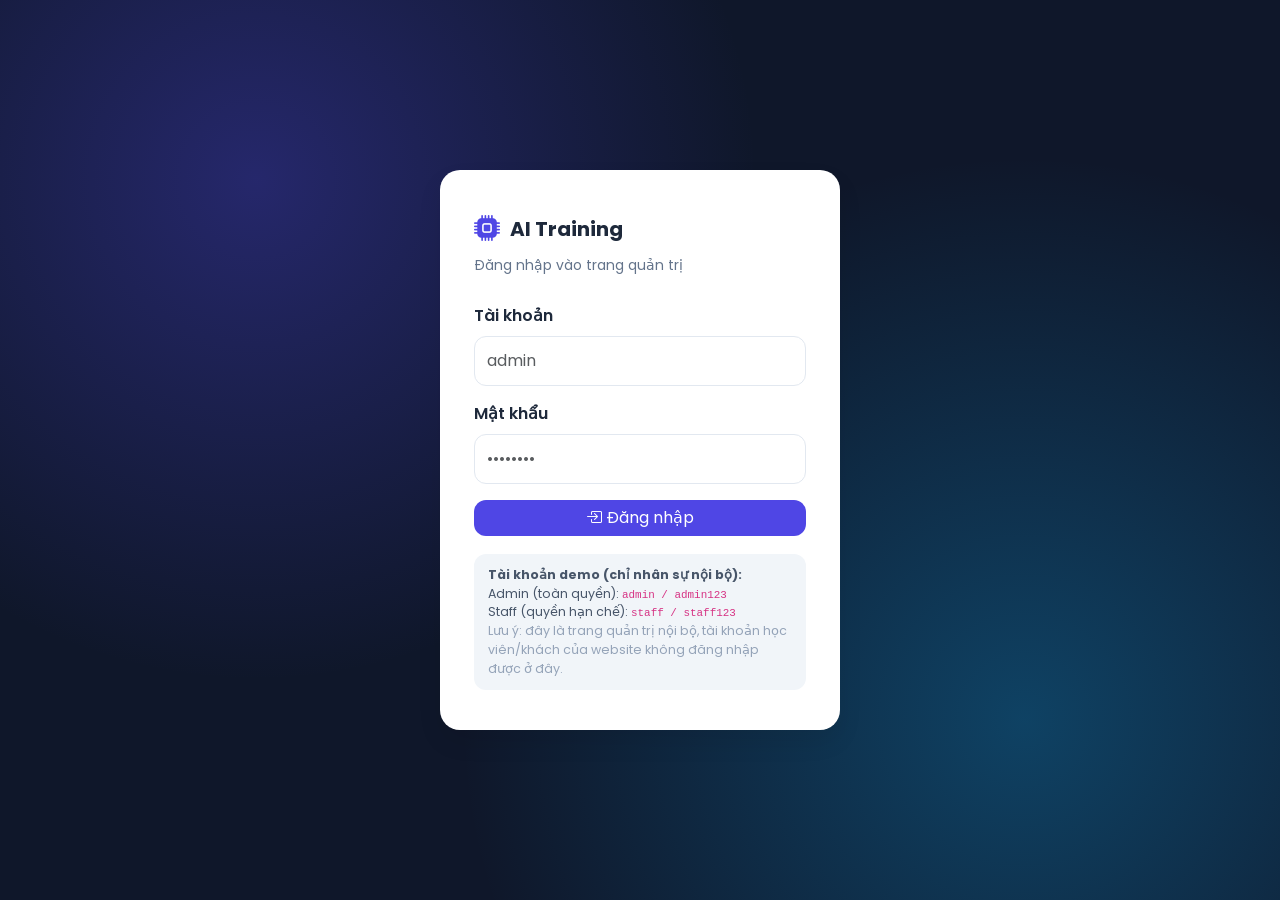
<file: admin/blogs.html>
<!DOCTYPE html>
<html lang="vi">

<head>
    <meta charset="UTF-8">
    <meta name="viewport" content="width=device-width, initial-scale=1.0">
    <title>Quản lý Blog | AI Training Admin</title>

    <!-- Google Font -->
    <link rel="preconnect" href="https://fonts.googleapis.com">
    <link rel="preconnect" href="https://fonts.gstatic.com" crossorigin>
    <link href="https://fonts.googleapis.com/css2?family=Poppins:wght@300;400;500;600;700&display=swap" rel="stylesheet">

    <!-- Bootstrap -->
    <link href="https://cdn.jsdelivr.net/npm/bootstrap@5.3.3/dist/css/bootstrap.min.css" rel="stylesheet">

    <!-- Bootstrap Icons -->
    <link rel="stylesheet"
        href="https://cdn.jsdelivr.net/npm/bootstrap-icons@1.11.3/font/bootstrap-icons.min.css">

    <!-- CSS -->
    <link rel="stylesheet" href="css/admin.css">
</head>

<body>

<div class="wrapper">

    <!-- Sidebar -->
    <aside class="sidebar">

        <div class="logo">
            <i class="bi bi-cpu-fill"></i>
            <h2>AI Training</h2>
            <span>ADMIN</span>
        </div>

        <ul class="menu">

            <li>
                <a href="dashboard.html">
                    <i class="bi bi-speedometer2"></i>
                    Dashboard
                </a>
            </li>

            <li class="active">
                <a href="blogs.html">
                    <i class="bi bi-file-earmark-text"></i>
                    Quản lý Blog
                </a>
            </li>

            <li>
                <a href="courses.html">
                    <i class="bi bi-mortarboard"></i>
                    Quản lý khóa học
                </a>
            </li>

            <li data-admin-only>
                <a href="users.html">
                    <i class="bi bi-people"></i>
                    Người dùng
                </a>
            </li>

            <li>
                <a href="comments.html">
                    <i class="bi bi-chat-dots"></i>
                    Bình luận
                </a>
            </li>

            <li>
                <a href="stats.html">
                    <i class="bi bi-graph-up-arrow"></i>
                    Thống kê
                </a>
            </li>

            <li data-admin-only>
                <a href="settings.html">
                    <i class="bi bi-gear"></i>
                    Cài đặt
                </a>
            </li>

            <li>
                <a href="#" data-logout>
                    <i class="bi bi-box-arrow-right"></i>
                    Đăng xuất
                </a>
            </li>

        </ul>

    </aside>

    <!-- Content -->
    <main class="content">

        <!-- Topbar -->
        <div class="topbar">

            <div>
                <h1>Quản lý Blog</h1>
                <p>Quản lý các bài viết của AI Training</p>
            </div>

            <div class="topbar-right">

                <button class="icon-btn">
                    <i class="bi bi-bell"></i>
                    <span class="badge-notify">3</span>
                </button>

                <div class="user-box">
                    <img src="https://i.pravatar.cc/100" alt="">
                    <div>
                        <strong data-user-name>Bắc</strong>
                        <p data-user-role>Administrator</p>
                    </div>
                </div>

            </div>

        </div>

        <!-- Card -->
        <div class="dashboard-box">

            <div class="d-flex justify-content-between align-items-center mb-4">

                <h4>Danh sách Blog</h4>

                <button id="btnAdd" class="btn btn-primary">

                    <i class="bi bi-plus-circle"></i>

                    Thêm Blog

                </button>

            </div>

            <!-- Search -->

            <div class="mb-4">

                <input
                    id="txtSearch"
                    type="text"
                    class="form-control"
                    placeholder="Tìm kiếm theo tiêu đề hoặc tác giả...">

            </div>

            <!-- Table -->

            <div class="table-responsive">

                <table class="table table-hover align-middle">

                    <thead>

                        <tr>

                            <th>ID</th>

                            <th>Ảnh</th>

                            <th>Tiêu đề</th>

                            <th>Tác giả</th>

                            <th>Ngày tạo</th>

                            <th width="160">Thao tác</th>

                        </tr>

                    </thead>

                    <tbody id="blogTableBody">

                        <!-- JavaScript render -->

                    </tbody>

                </table>

            </div>

        </div>

    </main>

</div>

<!-- Modal -->

<div class="modal fade" id="blogModal" tabindex="-1">

    <div class="modal-dialog modal-lg">

        <div class="modal-content">

            <div class="modal-header">

                <h5 class="modal-title">

                    Thông tin Blog

                </h5>

                <button class="btn-close"
                    data-bs-dismiss="modal">

                </button>

            </div>

            <div class="modal-body">

                <div class="row">

                    <div class="col-12 mb-3">

                        <label class="form-label">

                            Tiêu đề

                        </label>

                        <input
                            id="title"
                            class="form-control"
                            type="text">

                    </div>

                    <div class="col-md-6 mb-3">

                        <label class="form-label">

                            Tác giả

                        </label>

                        <input
                            id="author"
                            class="form-control"
                            type="text">

                    </div>

                    <div class="col-md-6 mb-3">

                        <label class="form-label">

                            Link ảnh

                        </label>

                        <input
                            id="image"
                            class="form-control"
                            type="text">

                    </div>

                    <div class="col-12 mb-3">

                        <img
                            id="imgPreview"
                            class="img-fluid rounded border"
                            src="https://placehold.co/900x400?text=Preview">

                    </div>

                    <div class="col-12">

                        <label class="form-label">

                            Nội dung

                        </label>

                        <textarea
                            id="content"
                            rows="8"
                            class="form-control"></textarea>

                    </div>

                </div>

            </div>

            <div class="modal-footer">

                <button
                    class="btn btn-secondary"
                    data-bs-dismiss="modal">

                    Hủy

                </button>

                <button
                    id="btnSave"
                    class="btn btn-primary">

                    Lưu Blog

                </button>

            </div>

        </div>

    </div>

</div>

<!-- Bootstrap JS -->

<script src="https://cdn.jsdelivr.net/npm/bootstrap@5.3.3/dist/js/bootstrap.bundle.min.js"></script>

<!-- Auth guard -->

<script type="module">
    import { requireAuth, renderUserBox, bindLogout } from "./js/auth.js";

    const user = requireAuth();
    if (user) {
        renderUserBox(user);
        bindLogout();
    }
</script>

<!-- Blog JS -->

<script type="module" src="js/blog.js"></script>

</body>

</html>
</file>
<file: admin/css/admin.css>
/* ==========================================================
   AI TRAINING ADMIN CSS
   Part 1
   Reset + Layout + Sidebar + Topbar
========================================================== */

/* =========================
   RESET
========================= */

*{
    margin:0;
    padding:0;
    box-sizing:border-box;
}

html{

    scroll-behavior:smooth;

}

body{

    font-family:
    "Segoe UI",
    Tahoma,
    Geneva,
    Verdana,
    sans-serif;

    background:#f1f5f9;

    color:#1e293b;

}

/* =========================
   ROOT COLOR
========================= */

:root{

    --primary:#4f46e5;

    --primary-dark:#3730a3;

    --sidebar:#0f172a;

    --success:#22c55e;

    --warning:#f59e0b;

    --danger:#ef4444;

    --info:#0ea5e9;

    --white:#ffffff;

    --border:#e2e8f0;

    --shadow:

        0 12px 25px

        rgba(0,0,0,.08);

}

/* =========================
   WRAPPER
========================= */

.wrapper{

    display:flex;

    min-height:100vh;

}

/* =========================
   SIDEBAR
========================= */

.sidebar{

    width:260px;

    /* background:var(--sidebar); */
    background:linear-gradient(
180deg,
#0f172a,
#1e293b
);

    color:white;

    position:fixed;

    left:0;

    top:0;

    bottom:0;

    padding:25px;

    overflow:auto;

}

/* Logo */

.logo{

    text-align:center;

    margin-bottom:35px;

}

.logo i{

    font-size:50px;

    color:#6366f1;

}

.logo h2{

    margin-top:10px;

    font-size:24px;

}

.logo span{

    font-size:13px;

    letter-spacing:2px;

    color:#94a3b8;

}

/* =========================
   MENU
========================= */

.menu{

    list-style:none;

}

.menu li{

    margin-bottom:10px;

}

.menu a{

    display:flex;

    align-items:center;

    gap:14px;

    padding:14px 18px;

    border-radius:14px;

    color:white;

    text-decoration:none;

    transition:.3s;

}

.menu a i{

    font-size:20px;

}

.menu a:hover{

    background:#1e293b;

}

.menu .active a{

    background:var(--primary);

}

/* =========================
   CONTENT
========================= */

.content{

    margin-left:260px;

    width:calc(100% - 260px);

    padding:35px;

}

/* =========================
   TOPBAR
========================= */

.topbar{

    display:flex;

    justify-content:space-between;

    align-items:center;

    margin-bottom:35px;

}

.topbar h1{

    font-size:32px;

    font-weight:700;

}

.topbar p{

    margin-top:6px;

    color:#64748b;

}

/* =========================
   RIGHT
========================= */

.topbar-right{

    display:flex;

    align-items:center;

    gap:25px;

}

/* =========================
   ICON BUTTON
========================= */

.icon-btn{

    position:relative;

    width:50px;

    height:50px;

    border:none;

    border-radius:50%;

    background:white;

    box-shadow:var(--shadow);

    cursor:pointer;

    transition:.3s;

}

.icon-btn:hover{

    transform:translateY(-3px);

}

.icon-btn i{

    font-size:22px;

}

/* Notification */

.badge-notify{

    position:absolute;

    right:5px;

    top:5px;

    width:20px;

    height:20px;

    border-radius:50%;

    background:red;

    color:white;

    font-size:12px;

    display:flex;

    justify-content:center;

    align-items:center;

}

/* =========================
   USER BOX
========================= */

.user-box{

    display:flex;

    align-items:center;

    gap:12px;

    background:white;

    padding:10px 16px;

    border-radius:15px;

    box-shadow:var(--shadow);

}

.user-box img{

    width:50px;

    height:50px;

    border-radius:50%;

    object-fit:cover;

}

.user-box strong{

    display:block;

}

.user-box p{

    margin:0;

    font-size:13px;

    color:#64748b;

}

/* ==========================================================
   AI TRAINING ADMIN CSS
   Part 2
   Dashboard Card + Box + Table + Button + Form
========================================================== */


/* =========================
   DASHBOARD CARD
========================= */

.dashboard-card{

    background:var(--white);

    border-radius:20px;

    padding:25px;

    display:flex;

    align-items:center;

    gap:20px;

    box-shadow:var(--shadow);

    transition:.3s;

    cursor:pointer;

}

.dashboard-card:hover{

    transform:translateY(-6px);

    box-shadow:

        0 20px 35px

        rgba(79,70,229,.15);

}

/* =========================
   ICON
========================= */

.dashboard-card .icon{

    width:70px;

    height:70px;

    border-radius:18px;

    display:flex;

    justify-content:center;

    align-items:center;

    font-size:30px;

    color:white;

}

/* Màu từng icon */

.icon.blue{

    background:#3b82f6;

}

.icon.green{

    background:#22c55e;

}

.icon.orange{

    background:#f59e0b;

}

.icon.purple{

    background:#6366f1;

}

/* Text */

.dashboard-card h2{

    font-size:34px;

    margin:0;

    font-weight:700;

}

.dashboard-card p{

    margin-top:6px;

    color:#64748b;

}


/* =========================
   DASHBOARD BOX
========================= */

.dashboard-box{

    border:none;

    border-radius:20px;

    box-shadow:var(--shadow);

    overflow:hidden;

}

.dashboard-box .card-header{

    background:white;

    border-bottom:1px solid var(--border);

    padding:18px 24px;

}

.dashboard-box .card-header h5{

    margin:0;

    font-weight:700;

}

.dashboard-box .card-body{

    padding:25px;

}


/* =========================
   COURSE ITEM
========================= */

.course-item{

    display:flex;

    align-items:center;

    gap:15px;

    padding:12px 0;

    border-bottom:1px solid #f1f5f9;

}

.course-item:last-child{

    border-bottom:none;

}

.course-item img{

    width:70px;

    height:55px;

    object-fit:cover;

    border-radius:12px;

}

.course-item strong{

    display:block;

    margin-bottom:4px;

}

.course-item small{

    color:#64748b;

}


/* =========================
   TABLE
========================= */

.table{

    margin-bottom:0;

}

.table thead{

    background:#f8fafc;

}

.table thead th{

    padding:16px;

    font-weight:700;

    color:#334155;

}

.table tbody td{

    padding:18px 16px;

    vertical-align:middle;

}

.table-hover tbody tr{

    transition:.25s;

}

.table-hover tbody tr:hover{

    background:#eef2ff;

}


/* =========================
   BLOG IMAGE
========================= */

.blog-image{

    width:90px;

    height:60px;

    border-radius:12px;

    object-fit:cover;

}


/* =========================
   BUTTON
========================= */

.btn{

    border-radius:12px;

    transition:.3s;

}

.btn-primary{

    background:var(--primary);

    border:none;

}

.btn-primary:hover{

    background:var(--primary-dark);

}

.btn-warning{

    color:white;

}

.btn-warning:hover{

    color:white;

}

.btn-danger:hover{

    transform:translateY(-2px);

}

.btn-success:hover{

    transform:translateY(-2px);

}


/* =========================
   SEARCH
========================= */

.search-box{

    position:relative;

    margin-bottom:25px;

}

.search-box input{

    border-radius:14px;

    padding:12px 18px;

    border:1px solid var(--border);

}

.search-box input:focus{

    border-color:var(--primary);

    box-shadow:

        0 0 0 .2rem

        rgba(79,70,229,.15);

}


/* =========================
   FORM
========================= */

.form-control{

    border-radius:12px;

    padding:12px;

    border:1px solid var(--border);

}

.form-control:focus{

    border-color:var(--primary);

    box-shadow:

        0 0 0 .2rem

        rgba(79,70,229,.15);

}

textarea.form-control{

    min-height:140px;

    resize:vertical;

}


/* =========================
   LABEL
========================= */

label{

    font-weight:600;

    margin-bottom:8px;

}

/* ==========================================================
   AI TRAINING ADMIN CSS
   Part 3
   Modal + Badge + Responsive + Animation + Utility
==========================================================*/


/*=========================
    MODAL
==========================*/

.modal-content{

    border:none;

    border-radius:20px;

    overflow:hidden;

    box-shadow:0 20px 45px rgba(0,0,0,.15);

}

.modal-header{

    background:var(--primary);

    color:white;

    border:none;

}

.modal-header .btn-close{

    filter:invert(1);

}

.modal-body{

    padding:25px;

}

.modal-footer{

    border-top:1px solid var(--border);

    padding:18px;

}


/*=========================
    CARD
==========================*/

.card{

    border:none;

    border-radius:18px;

    box-shadow:var(--shadow);

}


/*=========================
    BADGE
==========================*/

.badge{

    padding:8px 12px;

    border-radius:20px;

    font-size:12px;

    font-weight:600;

}

.badge.bg-success{

    background:#22c55e !important;

}

.badge.bg-danger{

    background:#ef4444 !important;

}

.badge.bg-warning{

    background:#f59e0b !important;

}

.badge.bg-primary{

    background:#4f46e5 !important;

}


/*=========================
    CANVAS
==========================*/

canvas{

    width:100% !important;

}


/*=========================
    SCROLLBAR
==========================*/

.sidebar::-webkit-scrollbar{

    width:7px;

}

.sidebar::-webkit-scrollbar-thumb{

    background:#475569;

    border-radius:10px;

}

.sidebar::-webkit-scrollbar-track{

    background:#1e293b;

}


/*=========================
    ANIMATION
==========================*/

.dashboard-card,

.dashboard-box,

.user-box,

.icon-btn{

    animation:fadeUp .5s ease;

}

@keyframes fadeUp{

    from{

        opacity:0;

        transform:translateY(20px);

    }

    to{

        opacity:1;

        transform:translateY(0);

    }

}


/*=========================
    HOVER
==========================*/

.dashboard-box:hover{

    transform:translateY(-4px);

    transition:.3s;

}

.course-item:hover{

    background:#f8fafc;

    border-radius:12px;

    cursor:pointer;

}

.table tbody tr{

    transition:.25s;

}

.table tbody tr:hover{

    transform:scale(1.005);

}


/*=========================
    IMAGE
==========================*/

img{

    max-width:100%;

}


/*=========================
    FOOTER
==========================*/

.footer{

    margin-top:35px;

    padding:18px;

    text-align:center;

    color:#64748b;

}


/*=========================
    UTILITY
==========================*/

.mt-30{

    margin-top:30px;

}

.mb-30{

    margin-bottom:30px;

}

.rounded-xl{

    border-radius:20px;

}

.shadow-custom{

    box-shadow:var(--shadow);

}

.text-primary{

    color:var(--primary)!important;

}


/*=========================
    RESPONSIVE
==========================*/

@media(max-width:1200px){

    .dashboard-card{

        padding:18px;

    }

    .dashboard-card h2{

        font-size:28px;

    }

}

@media(max-width:992px){

    .sidebar{

        position:relative;

        width:100%;

        height:auto;

    }

    .content{

        width:100%;

        margin-left:0;

    }

    .wrapper{

        flex-direction:column;

    }

    .topbar{

        flex-direction:column;

        align-items:flex-start;

        gap:20px;

    }

}

@media(max-width:768px){

    .dashboard-card{

        flex-direction:column;

        text-align:center;

    }

    .dashboard-card .icon{

        margin-bottom:12px;

    }

    .topbar-right{

        width:100%;

        justify-content:space-between;

    }

    .course-item{

        flex-direction:column;

        text-align:center;

    }

    .table{

        font-size:13px;

    }

}

@media(max-width:576px){

    .content{

        padding:20px;

    }

    .logo h2{

        font-size:20px;

    }

    .dashboard-card h2{

        font-size:24px;

    }

    .icon{

        width:60px;

        height:60px;

    }

}
</file>
